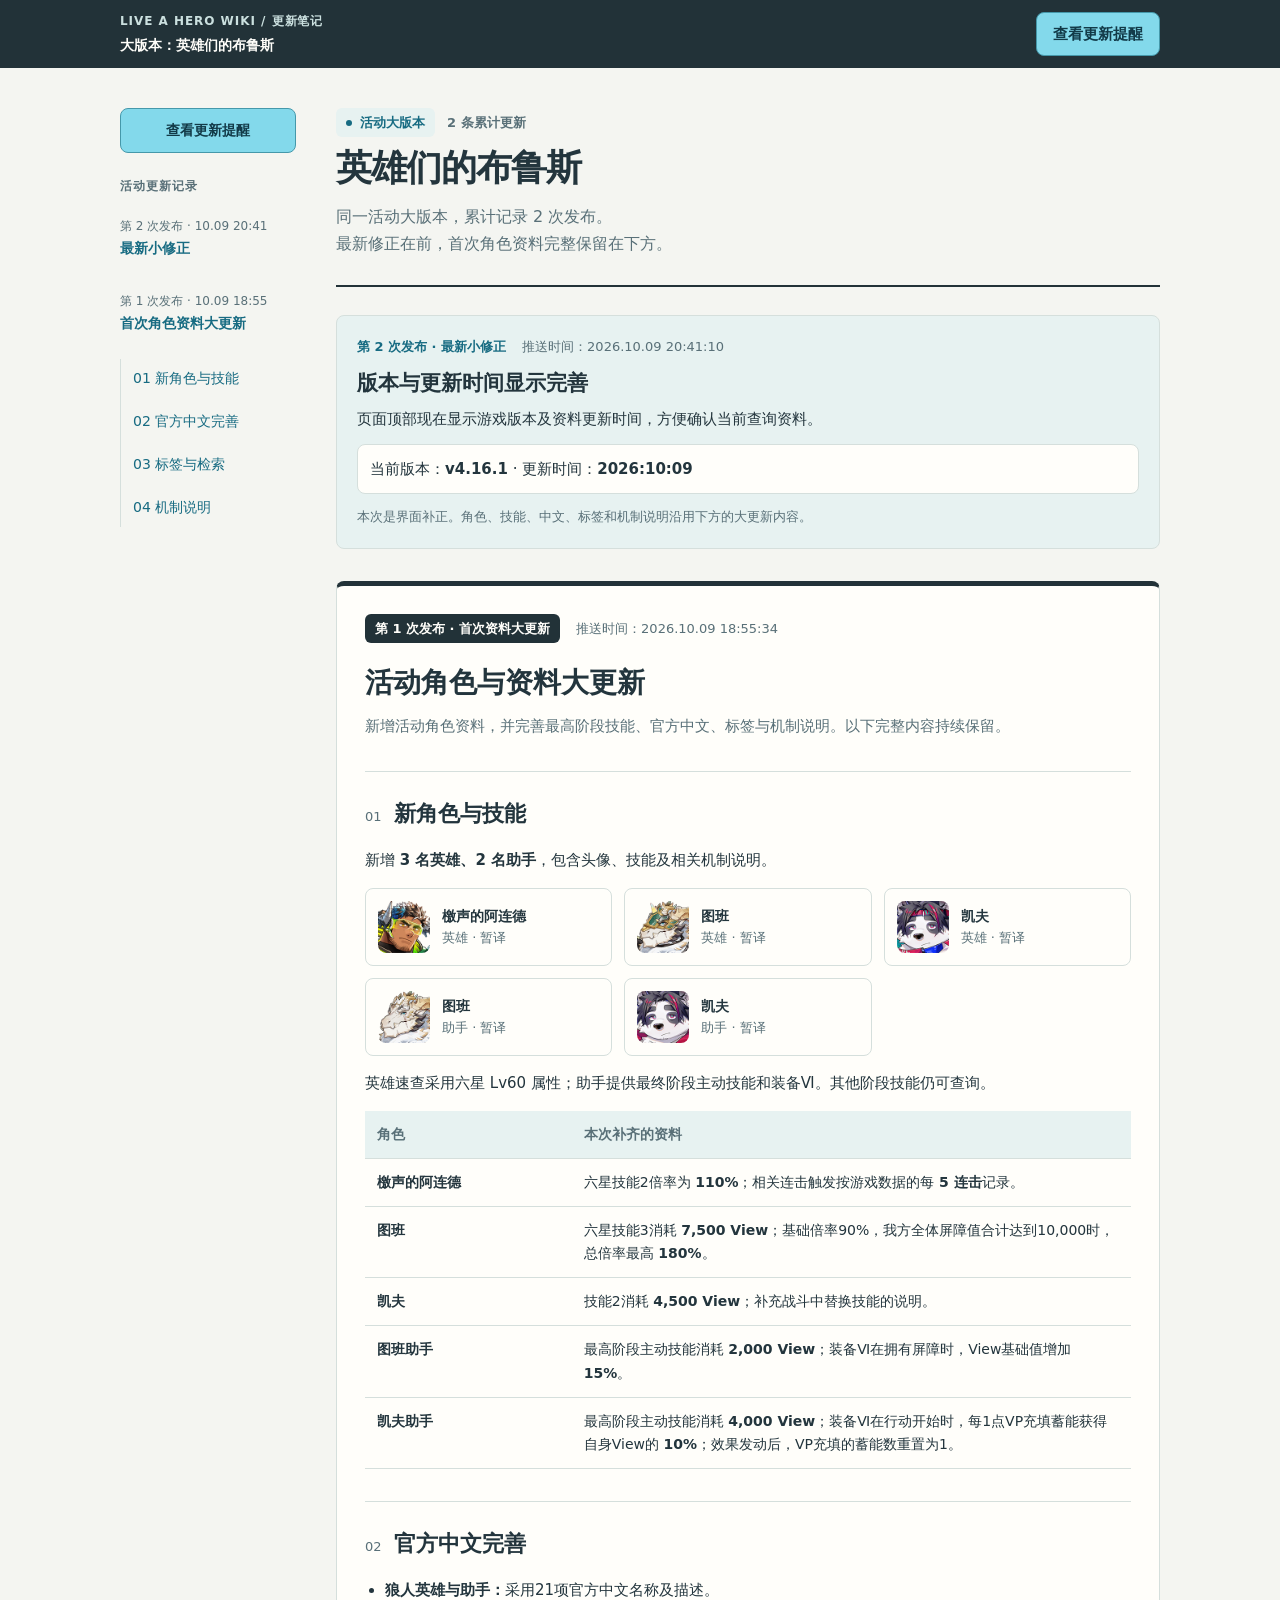
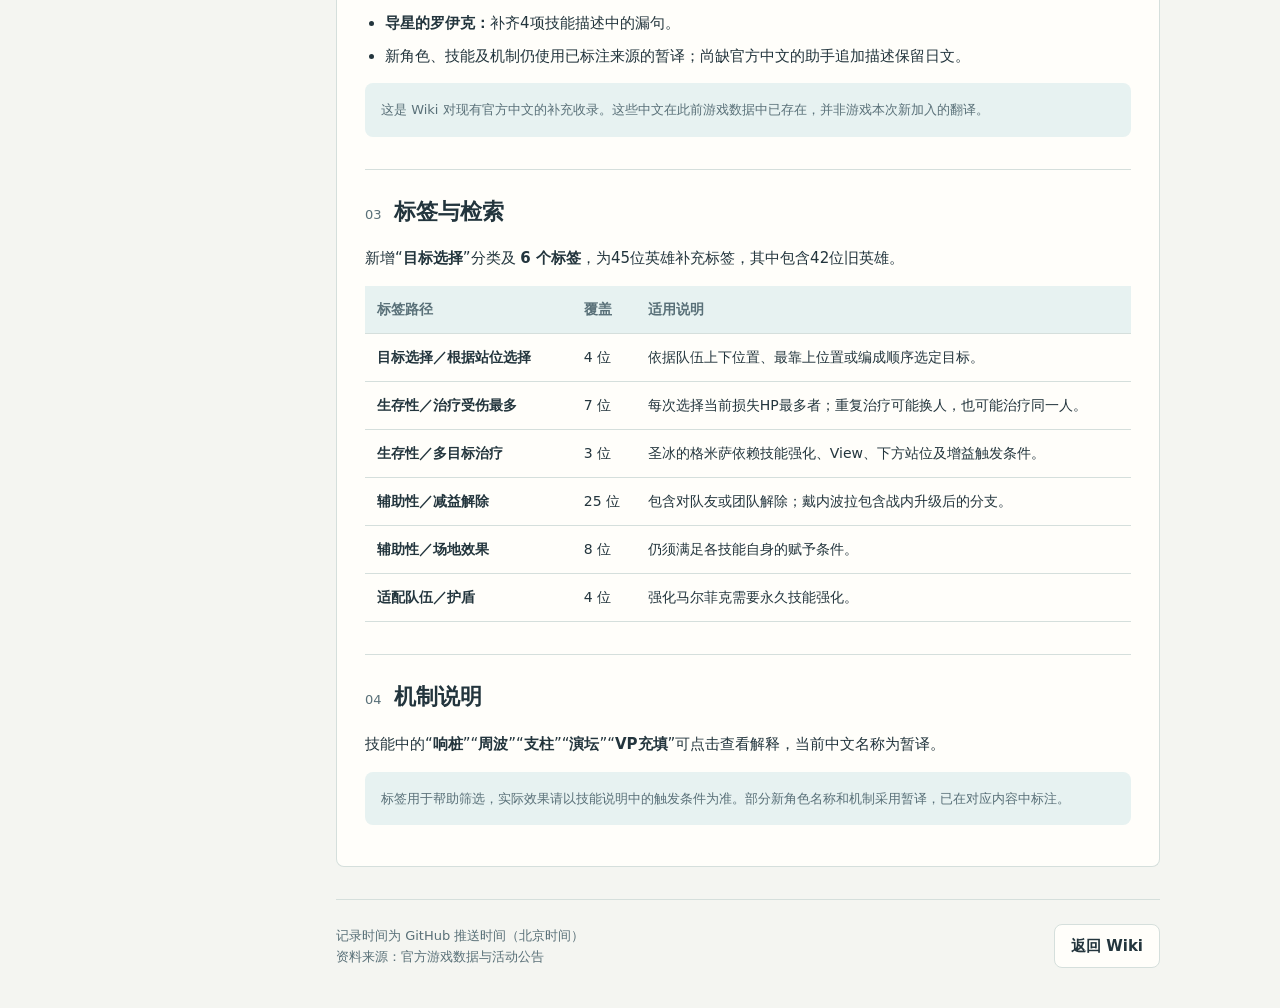
<file: quickref/更新笔记/20261008-heroes-blues.html>
<!doctype html>
<html lang="zh-CN">
<head>
  <meta charset="utf-8">
  <meta name="viewport" content="width=device-width, initial-scale=1">
  <title>英雄们的布鲁斯 · 活动更新笔记</title>
  <link rel="stylesheet" href="style.css">
</head>
<body>
  <header class="notes-mast"><div class="notes-mast-inner"><div class="notes-mast-copy"><p class="eyebrow">LIVE A HERO WIKI / 更新笔记</p><p class="notes-mast-title">大版本：英雄们的布鲁斯</p></div><a class="button primary" href="../index.html?reminder=show">查看更新提醒</a></div></header>
  <div class="notes-layout">
    <nav class="notes-nav" aria-label="更新笔记目录">
      <a class="button primary reminder-entry" href="../index.html?reminder=show">查看更新提醒</a>
      <p class="eyebrow">活动更新记录</p>
      <a class="update-nav" href="#update-4bdfb98"><span>第 2 次发布 · 10.09 20:41</span><strong>最新小修正</strong></a>
      <a class="update-nav" href="#update-6e9febd"><span>第 1 次发布 · 10.09 18:55</span><strong>首次角色资料大更新</strong></a>
      <div class="section-nav">
        <a href="#characters">01 新角色与技能</a>
        <a href="#chinese">02 官方中文完善</a>
        <a href="#tags">03 标签与检索</a>
        <a href="#terms">04 机制说明</a>
      </div>
    </nav>
    <main class="notes-article">
      <header class="activity-header">
        <div class="activity-topline"><span class="release-mark">活动大版本</span><span class="activity-count">2 条累计更新</span></div>
        <h1>英雄们的布鲁斯</h1>
        <p class="intro">同一活动大版本，累计记录 2 次发布。<br>最新修正在前，首次角色资料完整保留在下方。</p>
      </header>
      <section class="update-entry update-entry--minor" id="update-4bdfb98" aria-labelledby="latest-title">
        <div class="update-meta"><span class="update-kind">第 2 次发布 · 最新小修正</span><time datetime="2026-10-09T20:41:10+08:00">推送时间：2026.10.09 20:41:10</time></div>
        <h2 id="latest-title">版本与更新时间显示完善</h2>
        <p>页面顶部现在显示游戏版本及资料更新时间，方便确认当前查询资料。</p>
        <div class="header-example">当前版本：<strong>v4.16.1</strong> · 更新时间：<strong>2026:10:09</strong></div>
        <p class="muted small">本次是界面补正。角色、技能、中文、标签和机制说明沿用下方的大更新内容。</p>
      </section>
      <section class="update-entry update-entry--major" id="update-6e9febd" aria-labelledby="initial-title">
        <div class="update-meta"><span class="update-kind initial">第 1 次发布 · 首次资料大更新</span><time datetime="2026-10-09T18:55:34+08:00">推送时间：2026.10.09 18:55:34</time></div>
        <h2 id="initial-title">活动角色与资料大更新</h2>
        <p class="muted">新增活动角色资料，并完善最高阶段技能、官方中文、标签与机制说明。以下完整内容持续保留。</p>
      <section class="notes-section" id="characters">
        <h3><span class="section-number">01</span>新角色与技能</h3>
        <p>新增 <strong>3 名英雄、2 名助手</strong>，包含头像、技能及相关机制说明。</p>
        <ul class="role-list">
          <li><img src="../../data/images/icon/alendblues2610.png" alt=""><div><strong>檄声的阿连德</strong><span class="small muted">英雄 · 暂译</span></div></li>
          <li><img src="../../data/images/icon/thuban.png" alt=""><div><strong>图班</strong><span class="small muted">英雄 · 暂译</span></div></li>
          <li><img src="../../data/images/icon/ceph.png" alt=""><div><strong>凯夫</strong><span class="small muted">英雄 · 暂译</span></div></li>
          <li><img src="../../data/images/icon/thuban-sidekick.png" alt=""><div><strong>图班</strong><span class="small muted">助手 · 暂译</span></div></li>
          <li><img src="../../data/images/icon/ceph-sidekick.png" alt=""><div><strong>凯夫</strong><span class="small muted">助手 · 暂译</span></div></li>
        </ul>
        <p>英雄速查采用六星 Lv60 属性；助手提供最终阶段主动技能和装备Ⅵ。其他阶段技能仍可查询。</p>
        <table aria-label="本次技能资料补充">
          <thead><tr><th scope="col">角色</th><th scope="col">本次补齐的资料</th></tr></thead>
          <tbody>
            <tr><td>檄声的阿连德</td><td>六星技能2倍率为 <strong>110%</strong>；相关连击触发按游戏数据的每 <strong>5 连击</strong>记录。</td></tr>
            <tr><td>图班</td><td>六星技能3消耗 <strong>7,500 View</strong>；基础倍率90%，我方全体屏障值合计达到10,000时，总倍率最高 <strong>180%</strong>。</td></tr>
            <tr><td>凯夫</td><td>技能2消耗 <strong>4,500 View</strong>；补充战斗中替换技能的说明。</td></tr>
            <tr><td>图班助手</td><td>最高阶段主动技能消耗 <strong>2,000 View</strong>；装备Ⅵ在拥有屏障时，View基础值增加 <strong>15%</strong>。</td></tr>
            <tr><td>凯夫助手</td><td>最高阶段主动技能消耗 <strong>4,000 View</strong>；装备Ⅵ在行动开始时，每1点VP充填蓄能获得自身View的 <strong>10%</strong>；效果发动后，VP充填的蓄能数重置为1。</td></tr>
          </tbody>
        </table>
      </section>
      <section class="notes-section" id="chinese">
        <h3><span class="section-number">02</span>官方中文完善</h3>
        <ul>
          <li><strong>狼人英雄与助手：</strong>采用21项官方中文名称及描述。</li>
          <li><strong>导星的罗伊克：</strong>补齐4项技能描述中的漏句。</li>
          <li>新角色、技能及机制仍使用已标注来源的暂译；尚缺官方中文的助手追加描述保留日文。</li>
        </ul>
        <p class="source-note">这是 Wiki 对现有官方中文的补充收录。这些中文在此前游戏数据中已存在，并非游戏本次新加入的翻译。</p>
      </section>
      <section class="notes-section" id="tags">
        <h3><span class="section-number">03</span>标签与检索</h3>
        <p>新增“<strong>目标选择</strong>”分类及 <strong>6 个标签</strong>，为45位英雄补充标签，其中包含42位旧英雄。</p>
        <table class="tag-table" aria-label="新增标签及适用条件">
          <thead><tr><th scope="col">标签路径</th><th scope="col">覆盖</th><th scope="col">适用说明</th></tr></thead>
          <tbody>
            <tr><td>目标选择／根据站位选择</td><td>4 位</td><td>依据队伍上下位置、最靠上位置或编成顺序选定目标。</td></tr>
            <tr><td>生存性／治疗受伤最多</td><td>7 位</td><td>每次选择当前损失HP最多者；重复治疗可能换人，也可能治疗同一人。</td></tr>
            <tr><td>生存性／多目标治疗</td><td>3 位</td><td>圣冰的格米萨依赖技能强化、View、下方站位及增益触发条件。</td></tr>
            <tr><td>辅助性／减益解除</td><td>25 位</td><td>包含对队友或团队解除；戴内波拉包含战内升级后的分支。</td></tr>
            <tr><td>辅助性／场地效果</td><td>8 位</td><td>仍须满足各技能自身的赋予条件。</td></tr>
            <tr><td>适配队伍／护盾</td><td>4 位</td><td>强化马尔菲克需要永久技能强化。</td></tr>
          </tbody>
        </table>
      </section>
      <section class="notes-section" id="terms">
        <h3><span class="section-number">04</span>机制说明</h3>
        <p>技能中的“<strong>响桩</strong>”“<strong>周波</strong>”“<strong>支柱</strong>”“<strong>演坛</strong>”“<strong>VP充填</strong>”可点击查看解释，当前中文名称为暂译。</p>
        <p class="source-note">标签用于帮助筛选，实际效果请以技能说明中的触发条件为准。部分新角色名称和机制采用暂译，已在对应内容中标注。</p>
      </section>
      </section>
      <footer class="notes-end"><span class="small muted">记录时间为 GitHub 推送时间（北京时间）<br>资料来源：官方游戏数据与活动公告</span><a class="button" href="../index.html">返回 Wiki</a></footer>
    </main>
  </div>
</body>
</html>
</file>
<file: quickref/更新笔记/style.css>
:root {
  color-scheme: light; font-family: "Microsoft YaHei UI", "Microsoft YaHei", system-ui, sans-serif;
  --paper: #f4f5f1; --sheet: #fffefa; --ink: #23353d; --muted: #597078;
  --line: #d5dfdc; --mast: #223238; --accent: #176b82; --action: #83d9eb;
  --wash: #e7f2f1; --signal: #ff9c3d; --focus: #b85c12;
  --notes-anchor-offset: 112px;
  background: var(--paper); color: var(--ink); font-size: 15px;
}
* { box-sizing: border-box; }
body { margin: 0; line-height: 1.65; }
button, a, input { -webkit-tap-highlight-color: transparent; }
button, .button { min-height: 44px; display: inline-flex; align-items: center; justify-content: center; gap: 8px; border: 1px solid var(--line); border-radius: 8px; padding: 8px 16px; color: var(--ink); background: var(--sheet); font: inherit; font-weight: 700; text-decoration: none; cursor: pointer; }
button:hover, .button:hover { border-color: var(--accent); background: var(--wash); }
button:active, .button:active { transform: translateY(1px); }
:focus-visible { outline: 3px solid var(--focus); outline-offset: 3px; }
a { color: var(--accent); text-underline-offset: 4px; }
.primary { border-color: #4598aa; color: #123a48; background: var(--action); }
.primary:hover { background: #a9edf7; }
.muted { color: var(--muted); }
.small { font-size: 13px; }
.eyebrow { margin: 0; color: var(--muted); font-size: 12px; font-weight: 800; letter-spacing: .08em; }
.version { font-variant-numeric: tabular-nums; }
.notes-mast { position: sticky; top: 0; z-index: 10; padding: 12px max(24px, calc((100% - 1040px) / 2)); background: var(--mast); color: var(--sheet); }
.notes-mast-inner { display: flex; align-items: center; justify-content: space-between; gap: 16px; }
.notes-mast-copy { min-width: 0; }
.notes-mast-title { margin: 4px 0 0; font-size: 14px; line-height: 1.4; font-weight: 700; }
.notes-mast .button { flex: 0 0 auto; }
.notes-mast .eyebrow { color: #cbe0df; }
.notes-layout { display: grid; grid-template-columns: 176px minmax(0, 1fr); gap: 40px; width: min(1040px, calc(100% - 48px)); margin: 40px auto; }
.notes-nav { align-self: start; position: sticky; top: calc(var(--notes-anchor-offset) - 16px); }
.notes-nav p { margin: 0 0 12px; }
.notes-nav a { display: block; margin: 4px 0; padding: 8px 0; font-size: 14px; text-decoration: none; }
.notes-nav a:hover { text-decoration: underline; }
.notes-nav .reminder-entry { display: flex; margin: 0 0 24px; padding: 10px 12px; text-align: center; }
.notes-nav .update-nav { margin-bottom: 16px; }
.update-nav span, .update-nav strong { display: block; }
.update-nav span { color: var(--muted); font-size: 12px; font-variant-numeric: tabular-nums; }
.section-nav { margin-top: 16px; padding-left: 12px; border-left: 1px solid var(--line); }
.notes-article { min-width: 0; }
.notes-article h1 { margin: 8px 0 12px; font-size: 36px; line-height: 1.3; letter-spacing: -.03em; text-wrap: balance; }
.notes-article .intro { margin: 0 0 28px; font-size: 16px; color: var(--muted); }
.activity-header { padding-bottom: 28px; border-bottom: 2px solid var(--mast); }
.activity-header .intro { margin-bottom: 0; }
.activity-topline { display: flex; align-items: center; flex-wrap: wrap; gap: 12px; }
.activity-count { color: var(--muted); font-size: 13px; font-weight: 700; }
.release-mark { display: inline-flex; align-items: center; gap: 8px; padding: 4px 10px; border-radius: 6px; background: var(--wash); color: var(--accent); font-size: 13px; font-weight: 700; }
.release-mark::before { content: ''; width: 6px; height: 6px; background: var(--accent); border-radius: 50%; }
.notes-section { margin-top: 32px; padding-top: 24px; border-top: 1px solid var(--line); scroll-margin-top: var(--notes-anchor-offset); }
.notes-section h3 { margin: 0 0 16px; font-size: 22px; }
.update-entry { margin-top: 28px; border: 1px solid var(--line); border-radius: 8px; scroll-margin-top: var(--notes-anchor-offset); }
.update-entry > h2 { line-height: 1.4; }
.update-entry--minor { padding: 20px; background: var(--wash); }
.update-entry--minor > h2 { margin: 12px 0 8px; font-size: 21px; }
.update-entry--minor > p { margin: 0 0 12px; }
.update-entry--minor > p:last-child { margin-bottom: 0; }
.update-entry--minor .update-kind { padding: 0; background: transparent; }
.update-entry--minor .header-example { margin: 12px 0; padding: 12px; }
.update-entry--major { margin-top: 32px; padding: 28px; border-top: 5px solid var(--mast); background: var(--sheet); }
.update-entry--major > h2 { margin: 20px 0 12px; font-size: 28px; }
.update-entry--major > p { margin: 0; }
.update-meta { display: flex; flex-wrap: wrap; gap: 8px 16px; align-items: center; color: var(--muted); font-size: 13px; font-variant-numeric: tabular-nums; }
.update-kind { border-radius: 6px; padding: 4px 10px; color: var(--accent); background: var(--wash); font-weight: 700; }
.update-kind.initial { color: var(--sheet); background: var(--mast); }
.header-example { margin: 16px 0; padding: 16px; border: 1px solid var(--line); border-radius: 8px; background: var(--sheet); font-variant-numeric: tabular-nums; }
.section-number { margin-right: 12px; color: var(--muted); font-size: 13px; font-weight: 500; }
.role-list { display: grid; grid-template-columns: repeat(3, minmax(0, 1fr)); gap: 12px; padding: 0; list-style: none; }
.role-list li { display: flex; align-items: center; gap: 12px; padding: 12px; background: var(--sheet); border: 1px solid var(--line); border-radius: 8px; }
.role-list img { width: 52px; height: 52px; border-radius: 8px; }
.role-list strong { display: block; font-size: 14px; line-height: 1.5; }
.role-list .small { display: block; }
.notes-section p, .notes-section li { margin-top: 0; }
.notes-section ul:not(.role-list) { padding-left: 20px; }
.notes-section ul:not(.role-list) li + li { margin-top: 8px; }
table { width: 100%; border-collapse: collapse; font-size: 14px; }
th, td { padding: 12px; text-align: left; vertical-align: top; border-bottom: 1px solid var(--line); overflow-wrap: anywhere; }
th { color: var(--muted); font-weight: 600; background: var(--wash); }
td:first-child { width: 27%; font-weight: 700; }
.tag-table td:nth-child(2) { width: 64px; white-space: nowrap; font-variant-numeric: tabular-nums; }
.source-note { padding: 16px; background: var(--wash); border-radius: 8px; color: var(--muted); font-size: 13px; }
.notes-end { display: flex; justify-content: space-between; flex-wrap: wrap; gap: 16px; align-items: center; margin-top: 32px; padding-top: 24px; border-top: 1px solid var(--line); }
[hidden] { display: none !important; }
@media (max-width: 700px) {
  :root { --notes-anchor-offset: 128px; }
  .notes-mast { padding: 12px 16px; }
  .notes-mast .eyebrow { display: none; }
  .notes-mast-title { margin: 0; }
  .notes-mast .button { padding: 8px 12px; font-size: 13px; }
  .notes-layout { display: block; width: calc(100% - 32px); margin: 24px auto; }
  .notes-nav { position: static; display: flex; gap: 8px 16px; flex-wrap: wrap; margin-bottom: 24px; }
  .notes-nav p { width: 100%; margin: 0; }
  .notes-nav a { margin: 0; padding: 4px 0; }
  .notes-nav .update-nav { margin-bottom: 0; }
  .notes-nav .reminder-entry { flex: 1 1 100%; margin: 0 0 8px; padding: 10px 12px; }
  .section-nav { display: flex; flex-wrap: wrap; gap: 8px 16px; width: 100%; margin-top: 8px; }
  .notes-article h1 { font-size: 28px; }
  .activity-header { padding-bottom: 24px; }
  .update-entry--minor { padding: 16px; }
  .update-entry--major { padding: 20px 16px; }
  .update-entry--major > h2 { font-size: 24px; }
  .role-list { grid-template-columns: 1fr; }
  th, td { padding: 10px 8px; }
}
@media (prefers-reduced-motion: reduce) { button:active, .button:active { transform: none; } }
</file>
